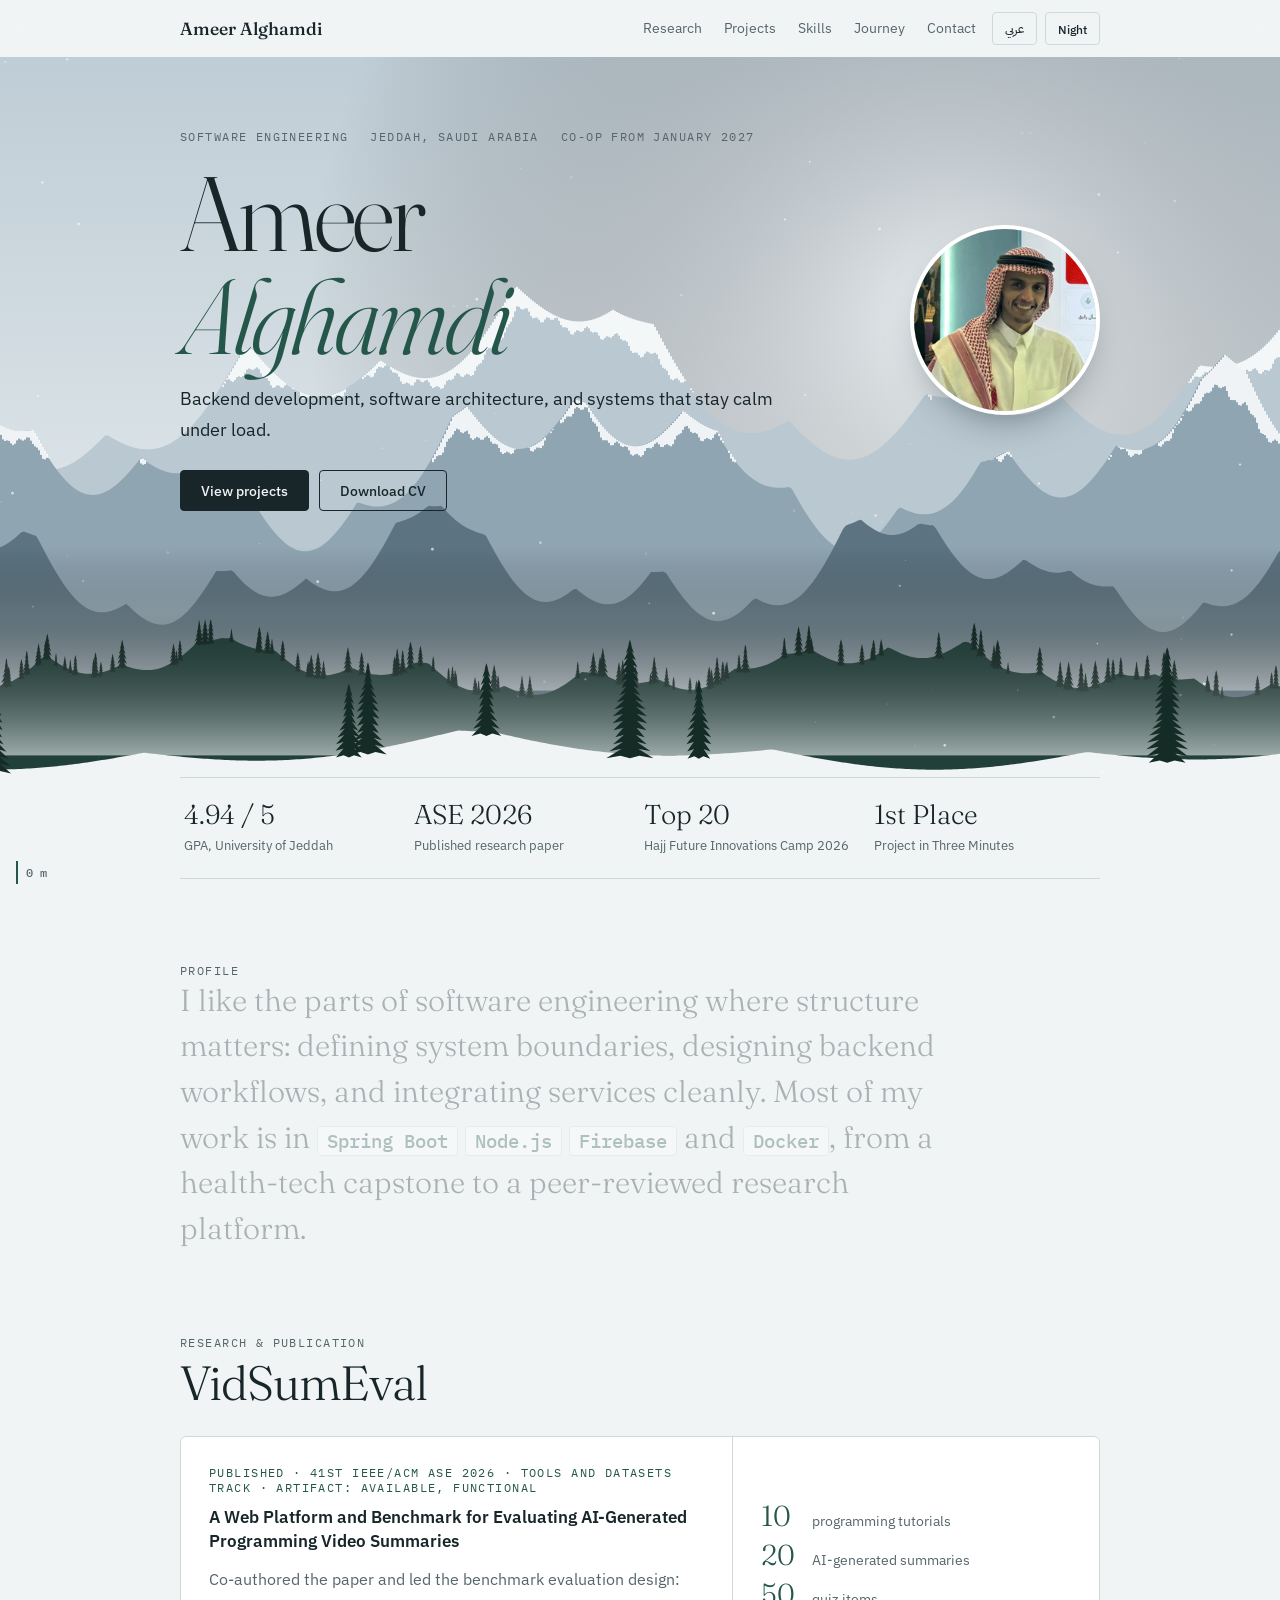
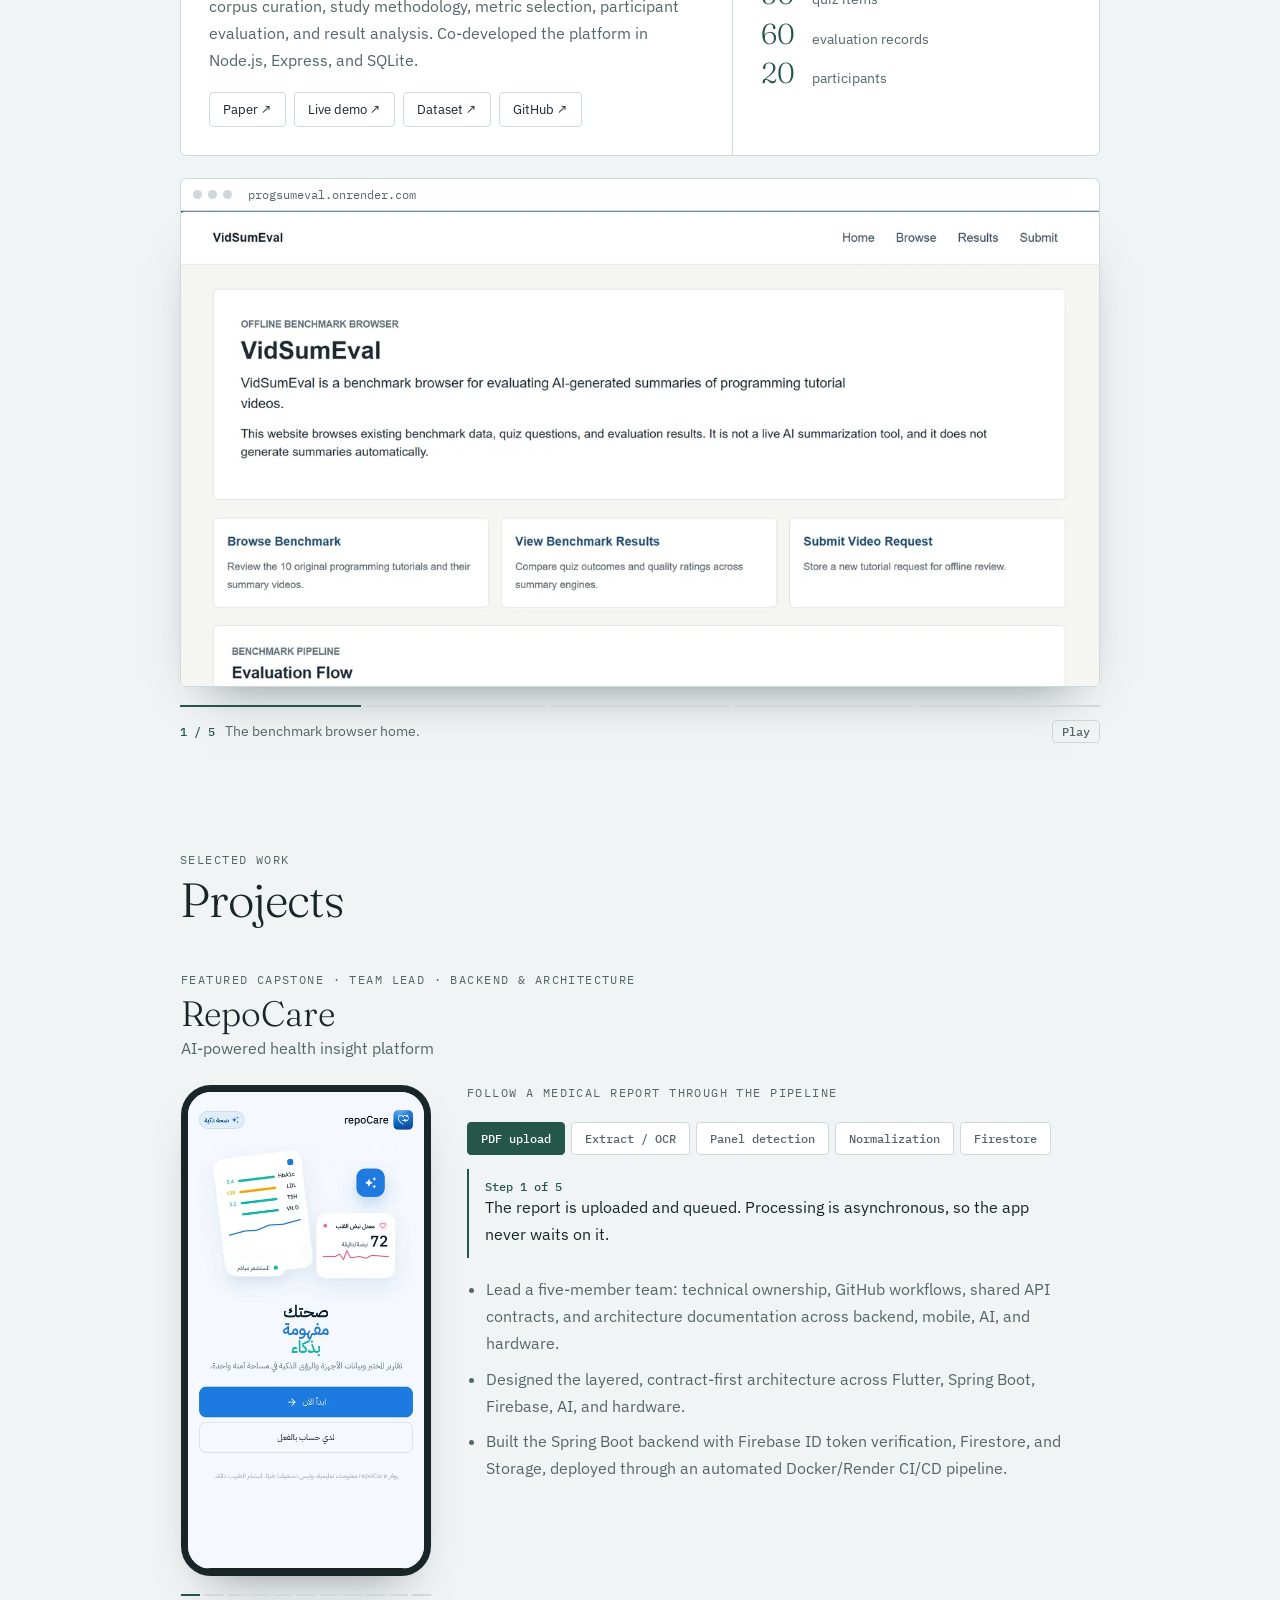
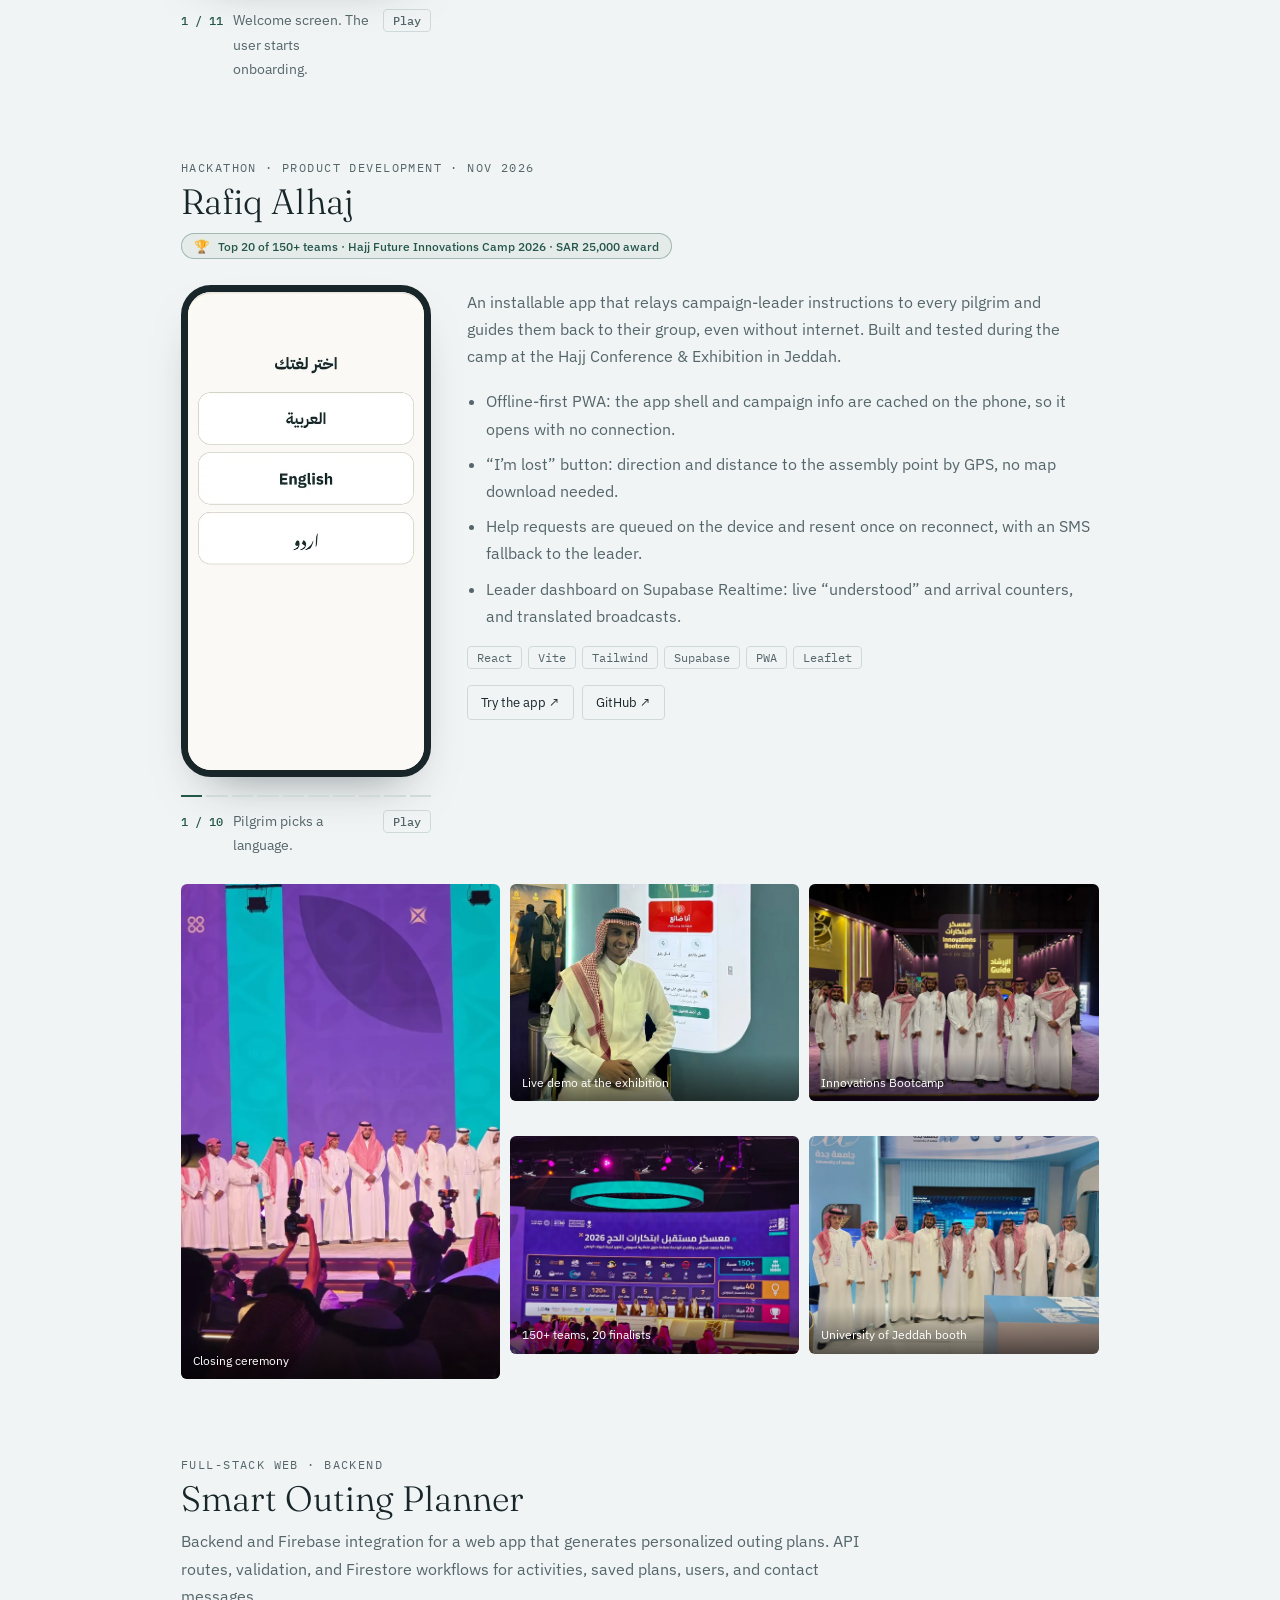
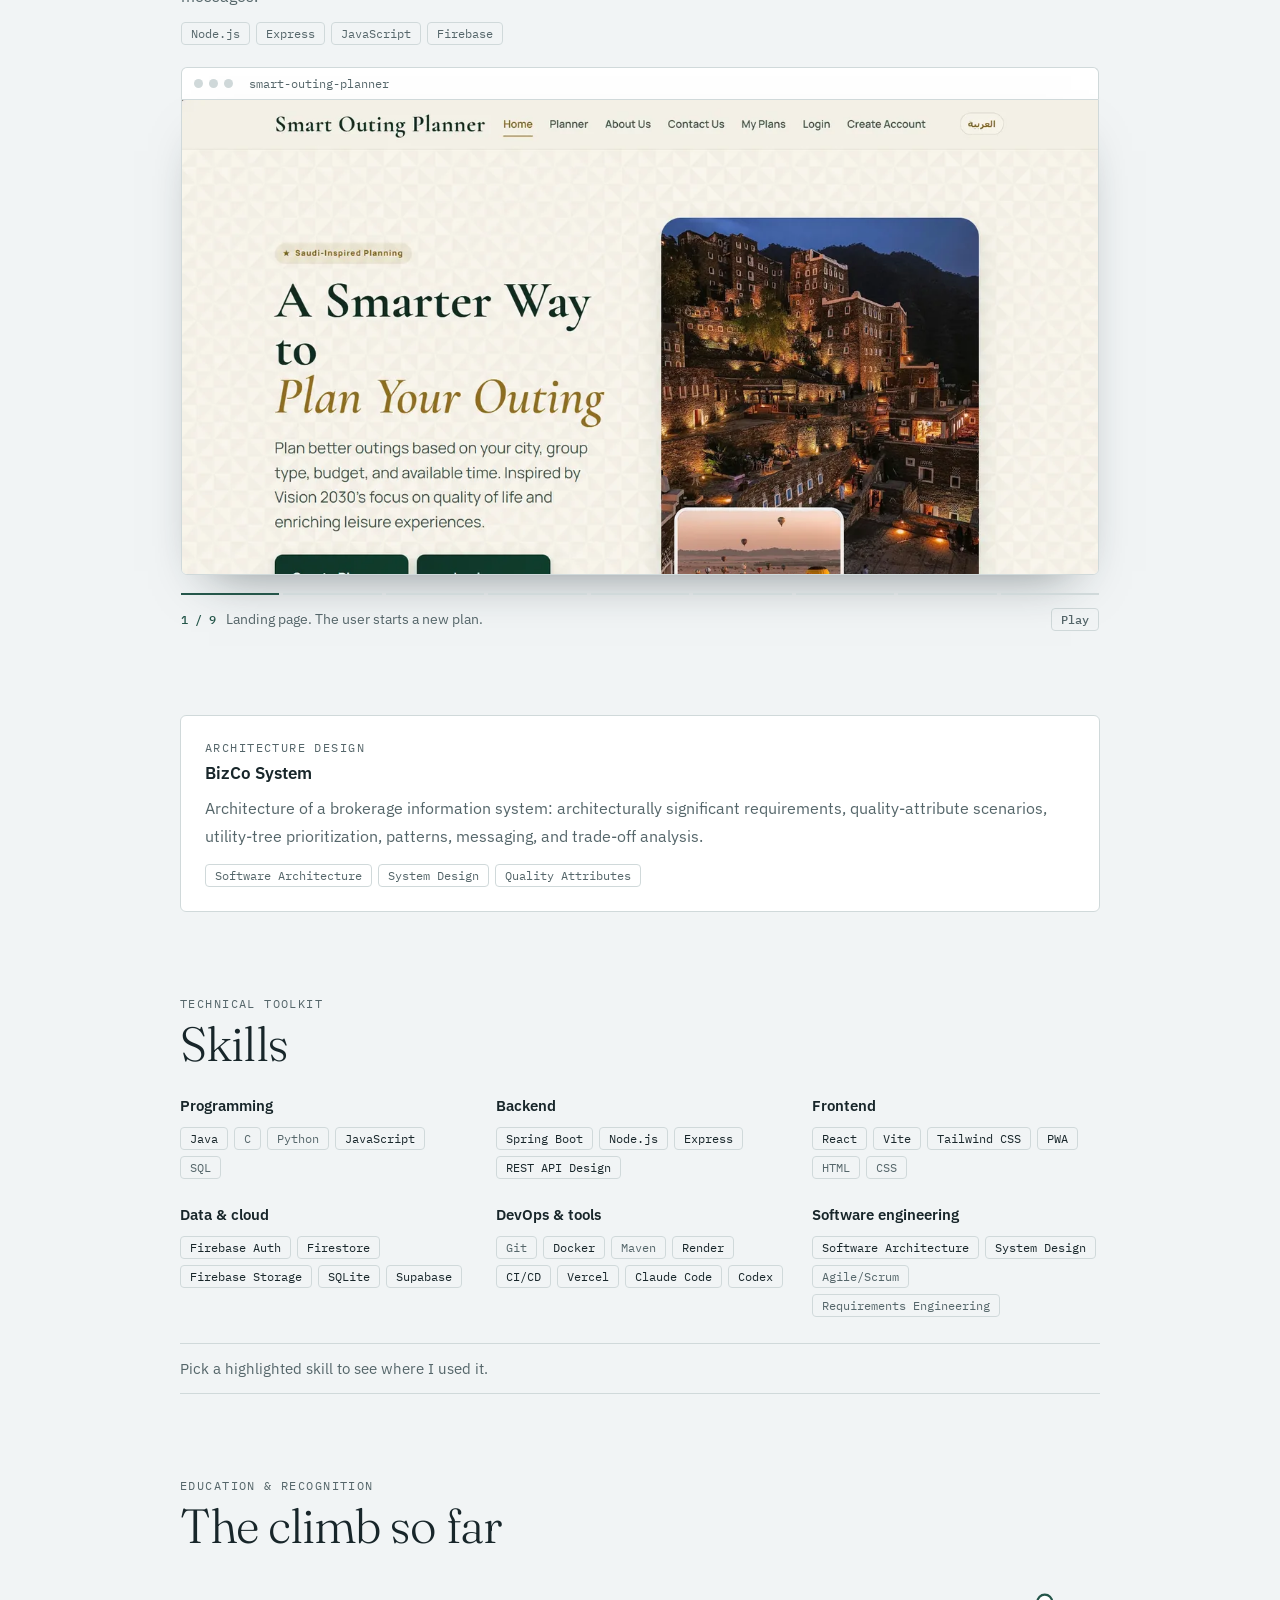
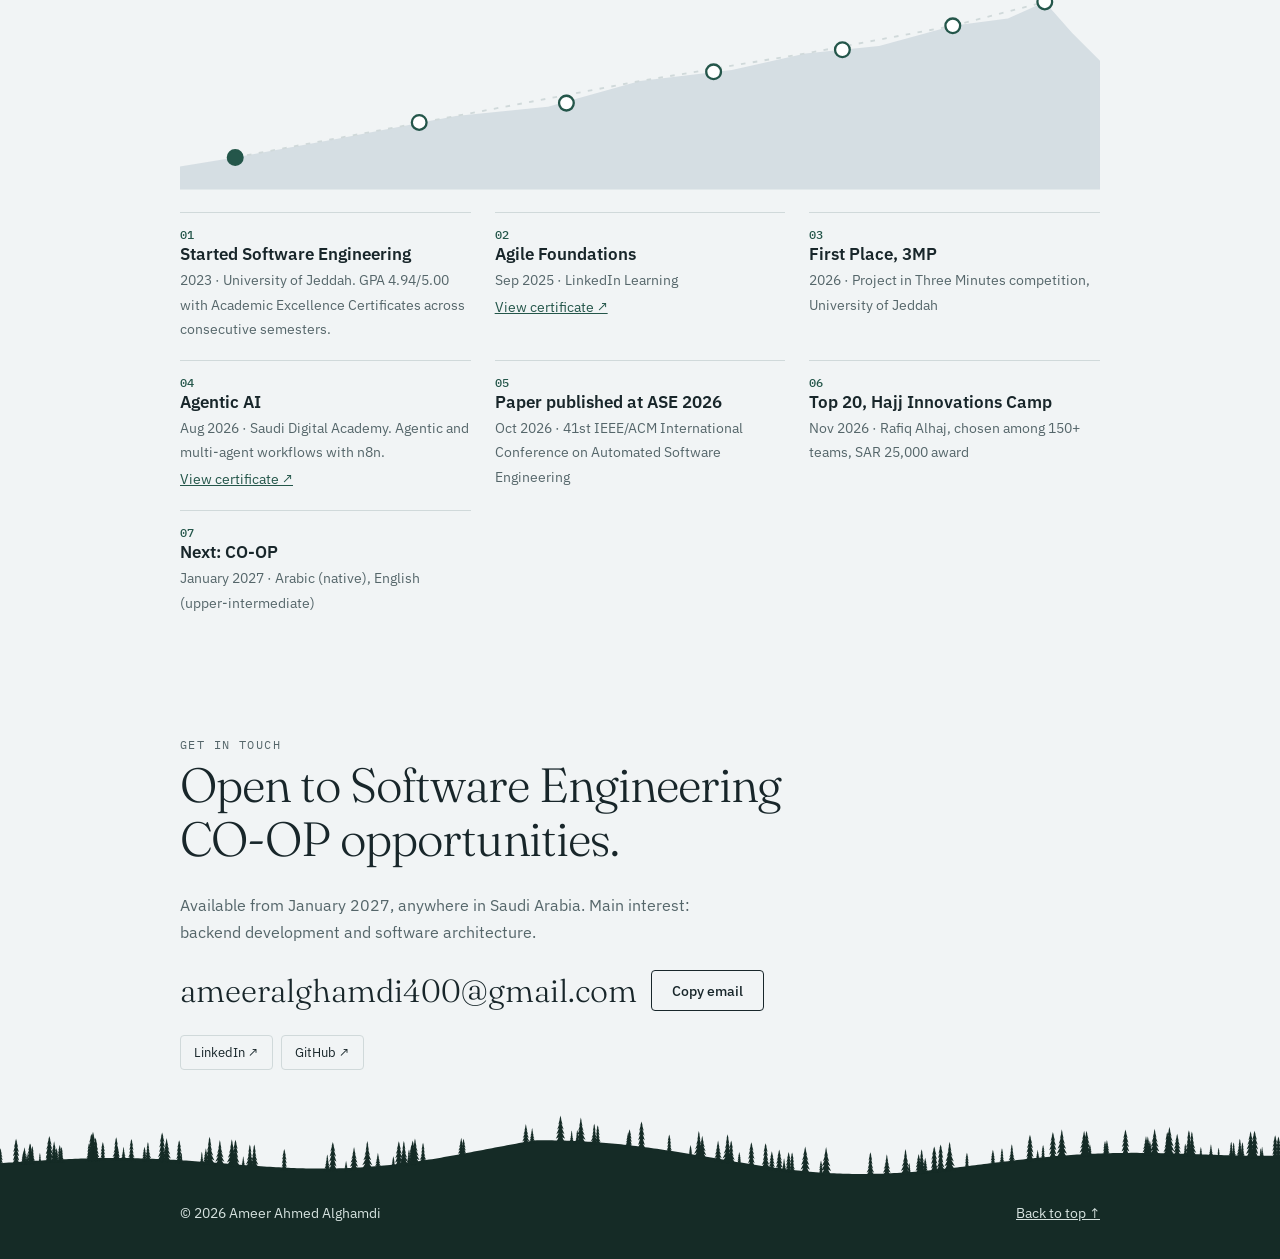
<file: index.html>
<!doctype html>
<html lang="en" dir="ltr">
<head>
<meta charset="utf-8">
<meta name="viewport" content="width=device-width,initial-scale=1,viewport-fit=cover">
<title>Ameer Alghamdi | Software Engineer</title>
<meta name="description" content="Portfolio of Ameer Ahmed Alghamdi, Software Engineering student at the University of Jeddah: backend development, software architecture, a published ASE 2026 paper, and a Top 20 winning project at the Hajj Future Innovations Camp 2026.">
<meta property="og:title" content="Ameer Alghamdi | Software Engineer">
<meta property="og:description" content="Backend development, software architecture, research, and selected projects.">
<meta property="og:image" content="assets/profile.webp">
<link rel="icon" type="image/svg+xml" href="assets/favicon.svg">

<link rel="stylesheet" href="https://fonts.googleapis.com/css2?family=Fraunces:opsz,wght@9..144,300;9..144,500&family=Noto+Naskh+Arabic:wght@500;700&family=IBM+Plex+Sans:wght@400;500;600&family=IBM+Plex+Sans+Arabic:wght@400;500;600&family=IBM+Plex+Mono:wght@400;500&display=swap">
<style>
/* Layout: a muted alpine scene (hazed ridgelines, spruce forest, fine snow) with editorial type set to the start edge; the snow slope runs into one 960px column where every block answers the pointer or the scroll. */
:root{
  color-scheme:light;
  --bg:#f1f4f5; --surface:#ffffff; --line:#d0d9da; --fg:#18262a; --muted:#55666a;
  --accent:#24564a; --accent-ink:#ffffff;
  --sky1:#bfcdd6; --sky2:#edf1f2; --m1:#b9c8d1; --m2:#8fa5b2; --m3:#5c7481; --pine:#21403a; --pine2:#152b26; --snow:#fbfcfd; --sun:#ffffff; --night:0;
  --display:"Fraunces","Noto Naskh Arabic",Georgia,serif;
  --body:"IBM Plex Sans","IBM Plex Sans Arabic",system-ui,sans-serif;
  --mono:"IBM Plex Mono",ui-monospace,Menlo,monospace;
}
@media (prefers-color-scheme:dark){:root:not([data-theme="light"]){color-scheme:dark;
  --bg:#0d1618; --surface:#131f22; --line:#25363a; --fg:#e4ecec; --muted:#8fa3a3;
  --accent:#9ccdb9; --accent-ink:#0d1618;
  --sky1:#060b14; --sky2:#182736; --m1:#27394a; --m2:#1e2f40; --m3:#162635; --pine:#0e201c; --pine2:#081411; --snow:#c4d1dd; --sun:#dfe7f0; --night:1;}}
:root[data-theme="dark"]{color-scheme:dark;
  --bg:#0d1618; --surface:#131f22; --line:#25363a; --fg:#e4ecec; --muted:#8fa3a3;
  --accent:#9ccdb9; --accent-ink:#0d1618;
  --sky1:#060b14; --sky2:#182736; --m1:#27394a; --m2:#1e2f40; --m3:#162635; --pine:#0e201c; --pine2:#081411; --snow:#c4d1dd; --sun:#dfe7f0; --night:1;}
*{box-sizing:border-box}
body{background:var(--bg);color:var(--fg);font:400 1rem/1.7 var(--body);margin:0;overflow-x:hidden}
[dir="rtl"] body{--display:"Noto Naskh Arabic","Fraunces",serif}
a{color:inherit}
:focus-visible{outline:2px solid var(--accent);outline-offset:3px}
.wrap{max-width:960px;margin-inline:auto;padding-inline:20px}
.mono{font:400 .74rem var(--mono);letter-spacing:.12em;text-transform:uppercase;color:var(--muted)}
[dir="rtl"] .mono{letter-spacing:0;font-family:var(--body);font-size:.85rem}
.note{background:var(--accent);color:var(--accent-ink);font-size:.85rem;text-align:center;padding:6px 16px}
.glow{position:fixed;left:0;top:0;width:520px;height:520px;margin:-260px 0 0 -260px;border-radius:50%;pointer-events:none;z-index:1;background:radial-gradient(circle,color-mix(in srgb,var(--accent) 13%,transparent),transparent 65%);opacity:0;transition:opacity .4s}
@media (pointer:coarse){.glow{display:none}}

header{position:sticky;top:env(safe-area-inset-top,0px);z-index:20;background:color-mix(in srgb,var(--bg) 78%,transparent);backdrop-filter:blur(12px)}
.bar{display:flex;align-items:center;gap:16px;padding-block:12px;flex-wrap:wrap}
.brand{font:500 1.1rem var(--display);text-decoration:none}
nav{display:flex;gap:22px;margin-inline-start:auto;flex-wrap:wrap}
nav a{text-decoration:none;color:var(--muted);font-size:.88rem;position:relative}
nav a::after{content:"";position:absolute;inset-inline:0;bottom:-4px;height:1px;background:var(--accent);transform:scaleX(0);transition:transform .3s}
nav a:hover{color:var(--fg)}nav a:hover::after{transform:scaleX(1)}
.tools{display:flex;gap:8px}
.tbtn{font:500 .78rem var(--body);color:var(--fg);background:transparent;border:1px solid var(--line);border-radius:4px;padding:6px 12px;cursor:pointer}
.tbtn:hover{border-color:var(--accent);color:var(--accent)}
@media (max-width:640px){nav{display:none}.tools{margin-inline-start:auto}}

.scene{position:relative;height:clamp(500px,80vh,720px);overflow:hidden}
.scene canvas{position:absolute;inset:0;width:100%;height:100%;display:block}
.intro{position:relative;z-index:2;padding-block-start:clamp(30px,8vh,76px)}
.meta{display:flex;gap:8px 22px;flex-wrap:wrap}
h1{font:300 clamp(3rem,10vw,6.6rem)/.98 var(--display);margin:18px 0 14px;letter-spacing:-.03em}
h1 em{font-style:italic;color:var(--accent)}
[dir="rtl"] h1{font-weight:700;letter-spacing:0;line-height:1.3;font-size:clamp(2.6rem,8vw,5rem)}
[dir="rtl"] h1 em{font-style:normal}
.sub{font-size:clamp(1rem,2vw,1.15rem);color:var(--fg);margin:0;max-width:34em}
.cta{display:flex;gap:10px;flex-wrap:wrap;margin-block-start:24px}
.btn{display:inline-flex;align-items:center;gap:8px;text-decoration:none;font:500 .9rem var(--body);padding:10px 20px;border-radius:4px;border:1px solid var(--fg);background:transparent;color:var(--fg);cursor:pointer;transition:background .25s,color .25s}
.btn:hover{background:var(--fg);color:var(--bg)}
.btn.pri{background:var(--fg);color:var(--bg)}
.btn.pri:hover{background:var(--accent);border-color:var(--accent);color:var(--accent-ink)}

.intro-grid{display:grid;grid-template-columns:1fr auto;gap:28px;align-items:center}
.portrait{width:clamp(130px,17vw,190px);height:auto;aspect-ratio:1;border-radius:50%;object-fit:cover;border:4px solid var(--surface);box-shadow:0 18px 40px -20px color-mix(in srgb,var(--fg) 60%,transparent)}
@media (max-width:640px){.intro-grid{grid-template-columns:1fr}.portrait{order:-1;width:110px}.scene{height:auto;min-height:660px;padding-bottom:170px}}
.award{display:inline-flex;align-items:center;gap:8px;font:500 .78rem var(--body);background:color-mix(in srgb,var(--accent) 12%,var(--surface));color:var(--accent);border:1px solid color-mix(in srgb,var(--accent) 35%,transparent);border-radius:999px;padding:4px 12px;margin-block:10px 4px}
.gallery{display:grid;grid-template-columns:1.1fr 1fr 1fr;grid-template-rows:auto auto;gap:10px;margin-block-start:26px}
.gallery figure{margin:0;position:relative;overflow:hidden;border-radius:6px;background:var(--surface);min-width:0}
.gallery img{display:block;width:100%;height:100%;object-fit:cover;transition:transform .6s cubic-bezier(.2,.7,.2,1)}
.gallery figure:hover img{transform:scale(1.04)}
.gallery figcaption{position:absolute;inset-inline:0;bottom:0;padding:18px 12px 8px;font-size:.78rem;color:#fff;background:linear-gradient(transparent,rgba(0,0,0,.6))}
.gallery .tall{grid-row:span 2;aspect-ratio:9/14}
.gallery .wide{aspect-ratio:4/3}
@media (max-width:640px){.gallery{grid-template-columns:1fr 1fr}.gallery .tall{grid-row:auto;aspect-ratio:3/4}}
.facts{display:grid;grid-template-columns:repeat(4,1fr);border-block:1px solid var(--line)}
.facts div{padding:20px 4px;min-width:0}
.facts strong{display:block;font:300 1.7rem/1.2 var(--display);font-variant-numeric:tabular-nums}
.facts span{font-size:.82rem;color:var(--muted)}
@media (max-width:640px){.facts{grid-template-columns:1fr 1fr}}

section{padding-block:84px 0;position:relative;z-index:2}
h2{font:300 clamp(2rem,4.8vw,3rem)/1.12 var(--display);margin:6px 0 26px;letter-spacing:-.02em;text-wrap:balance}
[dir="rtl"] h2{font-weight:700;letter-spacing:0;line-height:1.5}
h3{font:600 1.08rem/1.4 var(--body);margin:0}
.about{font:300 clamp(1.3rem,2.9vw,1.9rem)/1.5 var(--display);max-width:26em;margin:0}
[dir="rtl"] .about{font-weight:500;line-height:1.9}
.about .w{opacity:.32;transition:opacity .3s}
.about .w.on{opacity:1}
.chip{font:500 .62em var(--mono);border:1px solid var(--line);border-radius:4px;padding:2px 9px;background:var(--surface);color:var(--accent);white-space:nowrap}

/* cards answer the pointer */
.spot{--mx:50%;--my:50%;position:relative;border:1px solid var(--line);border-radius:6px;background:var(--surface);transition:transform .25s,border-color .25s}
.spot::before{content:"";position:absolute;inset:0;border-radius:inherit;pointer-events:none;opacity:0;transition:opacity .3s;background:radial-gradient(260px circle at var(--mx) var(--my),color-mix(in srgb,var(--accent) 16%,transparent),transparent 70%)}
.spot:hover{border-color:var(--accent)}.spot:hover::before{opacity:1}

.research{display:grid;grid-template-columns:1.5fr 1fr;overflow:hidden}
.research>div{padding:28px;min-width:0;position:relative}
.research p{color:var(--muted);margin:12px 0 18px}
.stats{border-inline-start:1px solid var(--line);display:grid;gap:8px;align-content:center}
.stats div{display:flex;align-items:baseline;gap:12px}
.stats strong{font:300 1.8rem/1 var(--display);min-width:2.2ch;color:var(--accent);font-variant-numeric:tabular-nums}
.stats span{color:var(--muted);font-size:.9rem}
.links{display:flex;gap:8px;flex-wrap:wrap}
.links a{font-size:.84rem;border:1px solid var(--line);border-radius:4px;padding:5px 13px;text-decoration:none;transition:border-color .2s,color .2s}
.links a:hover{border-color:var(--accent);color:var(--accent)}
@media (max-width:760px){.research{grid-template-columns:1fr}.stats{border-inline-start:0;border-block-start:1px solid var(--line)}}

/* pipeline you can step through */
.pipe{display:flex;flex-wrap:wrap;gap:6px;margin-block:22px 0;direction:ltr}
.pipe button{font:500 .76rem var(--mono);border:1px solid var(--line);border-radius:4px;padding:8px 13px;background:var(--surface);color:var(--muted);cursor:pointer;transition:all .25s}
.pipe button[aria-selected="true"]{background:var(--accent);border-color:var(--accent);color:var(--accent-ink)}
.pipe button.done{border-color:var(--accent);color:var(--accent)}
.stepinfo{border-inline-start:2px solid var(--accent);padding:10px 16px;margin-block:14px 6px;min-height:4.2em;max-width:60ch}
.stepinfo b{font:500 .74rem var(--mono);color:var(--accent);display:block}
.feat ul{margin:18px 0 0;padding-inline-start:1.2em;color:var(--muted);display:grid;gap:8px;max-width:68ch}
.grid2{display:grid;grid-template-columns:1fr;gap:18px;margin-block-start:40px}
.card{padding:24px;min-width:0}
.card>*{position:relative}
.card p{color:var(--muted);margin:10px 0 14px}
.tags{display:flex;flex-wrap:wrap;gap:6px}
.tags span{font:400 .74rem var(--mono);color:var(--muted);border:1px solid var(--line);border-radius:4px;padding:3px 9px;transition:all .2s}
@media (max-width:720px){.grid2{grid-template-columns:1fr}}

/* live walkthroughs */
.duo{display:grid;grid-template-columns:auto 1fr;gap:36px;align-items:start;margin-block-start:22px}
.duo>*{min-width:0}
.feat{padding:18px;margin-inline:-18px;border-radius:6px;border:1px solid transparent}
.feat+.feat{margin-block-start:40px}
.demo{position:relative}
.demo .frame{position:relative;overflow:hidden;background:var(--surface);border:1px solid var(--line);box-shadow:0 24px 50px -28px color-mix(in srgb,var(--fg) 55%,transparent)}
.demo.phone{width:250px;max-width:100%}
.demo.phone .frame{aspect-ratio:480/944;border-radius:30px;border:7px solid var(--fg)}
.demo.web .frame{aspect-ratio:1280/664;border-radius:0 0 6px 6px}
.demo .chrome{display:flex;align-items:center;gap:6px;padding:8px 12px;border:1px solid var(--line);border-block-end:0;border-radius:6px 6px 0 0;background:var(--surface);direction:ltr}
.demo .chrome i{width:9px;height:9px;border-radius:50%;background:var(--line)}
.demo .chrome span{margin-inline-start:10px;font:400 .72rem var(--mono);color:var(--muted);overflow:hidden;text-overflow:ellipsis;white-space:nowrap}
.demo img{position:absolute;inset:0;width:100%;height:100%;object-fit:cover;object-position:top;opacity:0;transform:scale(1.03);transition:opacity .6s,transform .9s cubic-bezier(.2,.7,.2,1)}
.demo img.on{opacity:1;transform:none}
.demo .tap{position:absolute;width:34px;height:34px;margin:-17px 0 0 -17px;border-radius:50%;background:color-mix(in srgb,var(--accent) 35%,transparent);border:2px solid #fff;box-shadow:0 0 0 1px var(--accent);opacity:0;pointer-events:none}
.demo .tap.go{animation:tap 1s ease-out both}
@keyframes tap{0%{opacity:0;transform:scale(1.8)}35%{opacity:1;transform:scale(1)}60%{transform:scale(.8)}100%{opacity:0;transform:scale(1.5)}}
.demo .segs{display:flex;gap:4px;margin-block-start:12px;direction:ltr}
[dir="rtl"] .demo .segs{flex-direction:row-reverse}
.demo .segs button{flex:1;height:14px;padding:0;border:0;background:transparent;cursor:pointer;position:relative}
.demo .segs button::before,.demo .segs button::after{content:"";position:absolute;inset-inline:0;top:6px;height:2px;background:var(--line)}
.demo .segs button::after{background:var(--accent);transform:scaleX(0);transform-origin:left}
[dir="rtl"] .demo .segs button::after{transform-origin:right}
.demo .segs button.past::after{transform:scaleX(1)}
.demo .segs button.now::after{animation:fill var(--dur,3.2s) linear both}
.demo.paused .segs button.now::after{animation-play-state:paused}
@keyframes fill{to{transform:scaleX(1)}}
.demo .cap{display:flex;gap:10px;align-items:baseline;margin-block-start:6px;min-height:3.4em;font-size:.9rem;color:var(--muted)}
.demo .cap b{font:500 .72rem var(--mono);color:var(--accent);white-space:nowrap}
.demo .pp{font:500 .72rem var(--mono);background:transparent;border:1px solid var(--line);border-radius:4px;color:var(--muted);padding:3px 9px;cursor:pointer;margin-inline-start:auto}
.demo .pp:hover{border-color:var(--accent);color:var(--accent)}
.demo.web{margin-block-start:22px}
@media (max-width:720px){.duo{grid-template-columns:1fr}.demo.phone{margin-inline:auto}}
@media (prefers-reduced-motion:reduce){.demo .segs button.now::after{animation:none;transform:scaleX(1)}.demo .tap{display:none}}

.skills{display:grid;grid-template-columns:repeat(3,1fr);gap:26px 28px}
.skills h3{font-size:.92rem;margin-block-end:10px}
.skills .tags span{cursor:default}
.skills .tags span[data-u]{cursor:pointer;color:var(--fg)}
.skills .tags span.hot{background:var(--accent);border-color:var(--accent);color:var(--accent-ink)}
.used{margin-block-start:26px;padding-block:12px;border-block:1px solid var(--line);font-size:.92rem;color:var(--muted);min-height:3.2em}
.used b{color:var(--accent);font-weight:600}
.proj-hot{border-color:var(--accent)!important;box-shadow:0 0 0 1px var(--accent)}
@media (max-width:720px){.skills{grid-template-columns:1fr 1fr}}
@media (max-width:440px){.skills{grid-template-columns:1fr}}

.profile{display:block;width:100%;height:auto;overflow:visible}
[dir="rtl"] .profile{transform:scaleX(-1)}
.profile .hill{fill:var(--m1);opacity:.5}
.profile .base{fill:none;stroke:var(--line);stroke-width:2;stroke-dasharray:5 8}
.profile .trail{fill:none;stroke:var(--accent);stroke-width:2.5;stroke-linecap:round;stroke-dasharray:1;stroke-dashoffset:0}
.profile circle{fill:var(--surface);stroke:var(--accent);stroke-width:2.5;transition:r .25s,fill .25s}
.profile circle.hot{r:13;fill:var(--accent)}
.way a{font-size:.85rem;color:var(--accent)}
.way{list-style:none;margin:22px 0 0;padding:0;display:grid;grid-template-columns:repeat(3,1fr);gap:0 24px;counter-reset:w}
.way li{counter-increment:w;min-width:0;border-block-start:1px solid var(--line);padding-block:14px 18px;transition:border-color .25s}
.way li:hover{border-color:var(--accent)}
.way li::before{content:"0" counter(w);font:500 .74rem var(--mono);color:var(--accent);display:block}
.way p{margin:2px 0 0;color:var(--muted);font-size:.9rem}
@media (max-width:720px){.way{grid-template-columns:1fr 1fr}}
@media (max-width:440px){.way{grid-template-columns:1fr}}

.contact{margin-block-start:96px;padding-block:8px 44px;position:relative;z-index:2}
.contact p{color:var(--muted);max-width:56ch;margin:0}
.mail{display:flex;flex-wrap:wrap;gap:14px;align-items:center;margin-block:24px}
.mail code{font:300 clamp(1.1rem,4vw,2rem) var(--display);user-select:all;overflow-wrap:anywhere}
.ridgefoot{display:block;width:100%;height:70px}
footer{background:var(--pine2);color:#d6e2df;font-size:.85rem}
footer .wrap{display:flex;justify-content:space-between;gap:12px;flex-wrap:wrap;padding-block:18px 34px}

.alt{position:fixed;inset-block-end:calc(16px + env(safe-area-inset-bottom,0px));inset-inline-start:16px;z-index:15;font:500 .72rem var(--mono);color:var(--muted);font-variant-numeric:tabular-nums;direction:ltr;background:color-mix(in srgb,var(--bg) 85%,transparent);padding:4px 8px;border-inline-start:2px solid var(--accent)}
.rise{transition:transform .8s cubic-bezier(.2,.7,.2,1)}
.rise.wait{transform:translateY(18px)}
@media (prefers-reduced-motion:reduce){*{transition:none!important}.about .w{opacity:1}.rise.wait{transform:none}}
</style>

</head>
<body>
<div class="glow" id="glow"></div>
<header>
  <div class="wrap bar">
    <a class="brand" href="#home" data-k="brand">Ameer Alghamdi</a>
    <nav aria-label="Primary">
      <a href="#research" data-k="n1">Research</a>
      <a href="#projects" data-k="n2">Projects</a>
      <a href="#skills" data-k="n3">Skills</a>
      <a href="#climb" data-k="n4">Journey</a>
      <a href="#contact" data-k="n5">Contact</a>
    </nav>
    <div class="tools">
      <button class="tbtn" id="langBtn" type="button">عربي</button>
      <button class="tbtn" id="themeBtn" type="button">Night</button>
    </div>
  </div>
</header>

<div class="scene" id="home">
  <canvas id="scene" aria-hidden="true"></canvas>
  <div class="wrap intro">
   <div class="intro-grid">
   <div>
    <div class="meta mono"><span data-k="m1">Software Engineering</span><span data-k="m2">Jeddah, Saudi Arabia</span><span data-k="avail">CO-OP from January 2027</span></div>
    <h1 data-k="name">Ameer<br><em>Alghamdi</em></h1>
    <p class="sub" data-k="lead">Backend development, software architecture, and systems that stay calm under load.</p>
    <div class="cta">
      <a class="btn pri" href="#projects" data-k="cta1">View projects</a>
      <a class="btn" href="files/Ameer_Ahmed_Alghamdi_CV.pdf" download data-k="cta2">Download CV</a>
    </div>
   </div>
   <img class="portrait" src="assets/profile.webp" alt="Ameer Alghamdi" width="190" height="190">
   </div>
  </div>
</div>

<main class="wrap">
  <div class="facts">
    <div><strong>4.94 / 5</strong><span data-k="f1">GPA, University of Jeddah</span></div>
    <div><strong>ASE 2026</strong><span data-k="f2">Published research paper</span></div>
    <div><strong>Top 20</strong><span data-k="f3">Hajj Future Innovations Camp 2026</span></div>
    <div><strong data-k="f4a">1st Place</strong><span data-k="f4">Project in Three Minutes</span></div>
  </div>

  <section id="about">
    <div class="mono" data-k="e0">Profile</div>
    <p class="about" id="aboutText" data-k="about">I like the parts of software engineering where structure matters: defining system boundaries, designing backend workflows, and integrating services cleanly. Most of my work is in <span class="chip">Spring Boot</span> <span class="chip">Node.js</span> <span class="chip">Firebase</span> and <span class="chip">Docker</span>, from a health-tech capstone to a peer-reviewed research platform.</p>
  </section>

  <section id="research">
    <div class="mono" data-k="e1">Research &amp; publication</div>
    <h2 class="rise">VidSumEval</h2>
    <div class="research spot" data-p="VidSumEval">
      <div>
        <div class="mono" style="color:var(--accent)" data-k="r0">Published · 41st IEEE/ACM ASE 2026 · Tools and Datasets Track · Artifact: Available, Functional</div>
        <h3 style="margin-top:10px" data-k="r1">A Web Platform and Benchmark for Evaluating AI-Generated Programming Video Summaries</h3>
        <p data-k="r2">Co-authored the paper and led the benchmark evaluation design: corpus curation, study methodology, metric selection, participant evaluation, and result analysis. Co-developed the platform in Node.js, Express, and SQLite.</p>
        <div class="links">
          <a href="https://doi.org/10.1145/3832783.3834594" target="_blank" rel="noreferrer" data-k="l1">Paper ↗</a>
          <a href="https://progsumeval.onrender.com" target="_blank" rel="noreferrer" data-k="l2">Live demo ↗</a>
          <a href="https://doi.org/10.5281/zenodo.21763079" target="_blank" rel="noreferrer" data-k="l3">Dataset ↗</a>
          <a href="https://github.com/Ivve33/VidSumEval" target="_blank" rel="noreferrer">GitHub ↗</a>
        </div>
      </div>
      <div class="stats" id="stats">
        <div><strong data-n="10">10</strong><span data-k="s1">programming tutorials</span></div>
        <div><strong data-n="20">20</strong><span data-k="s2">AI-generated summaries</span></div>
        <div><strong data-n="50">50</strong><span data-k="s3">quiz items</span></div>
        <div><strong data-n="60">60</strong><span data-k="s4">evaluation records</span></div>
        <div><strong data-n="20">20</strong><span data-k="s5">participants</span></div>
      </div>
    </div>
    <div class="demo web" data-demo="v"></div>
  </section>

  <section id="projects">
    <div class="mono" data-k="e2">Selected work</div>
    <h2 class="rise" data-k="h2">Projects</h2>
    <div class="feat" data-p="RepoCare" id="repocare">
      <div class="mono" data-k="p0">Featured capstone · Team Lead · Backend &amp; Architecture</div>
      <h3 style="font:300 2.2rem/1.2 var(--display);margin-top:6px">RepoCare</h3>
      <div style="color:var(--muted)" data-k="p1">AI-powered health insight platform</div>
      <div class="duo">
      <div class="demo phone" data-demo="r"></div>
      <div>
      <div class="mono" data-k="p6">Follow a medical report through the pipeline</div>
      <div class="pipe" id="pipe" role="tablist" aria-label="Medical report pipeline">
        <button type="button" role="tab">PDF upload</button><button type="button" role="tab">Extract / OCR</button><button type="button" role="tab">Panel detection</button><button type="button" role="tab">Normalization</button><button type="button" role="tab">Firestore</button>
      </div>
      <div class="stepinfo" id="stepinfo" role="tabpanel"></div>
      <ul>
        <li data-k="p2">Lead a five-member team: technical ownership, GitHub workflows, shared API contracts, and architecture documentation across backend, mobile, AI, and hardware.</li>
        <li data-k="p3">Designed the layered, contract-first architecture across Flutter, Spring Boot, Firebase, AI, and hardware.</li>
        <li data-k="p4">Built the Spring Boot backend with Firebase ID token verification, Firestore, and Storage, deployed through an automated Docker/Render CI/CD pipeline.</li>
      </ul>
      </div>
      </div>
    </div>
    <div class="feat" data-p="Rafiq Alhaj" id="rafiq">
      <div class="mono" data-k="q0">Hackathon · Product development · Nov 2026</div>
      <h3 style="font:300 2.2rem/1.2 var(--display);margin-top:6px" data-k="q1">Rafiq Alhaj</h3>
      <div class="award">🏆 <span data-k="q2">Top 20 of 150+ teams · Hajj Future Innovations Camp 2026 · SAR 25,000 award</span></div>
      <div class="duo">
      <div class="demo phone" data-demo="h"></div>
      <div>
      <p style="color:var(--muted);max-width:60ch;margin:4px 0 12px" data-k="q3">An installable app that relays campaign-leader instructions to every pilgrim and guides them back to their group, even without internet. Built and tested during the camp at the Hajj Conference &amp; Exhibition in Jeddah.</p>
      <ul>
        <li data-k="q4">Offline-first PWA: the app shell and campaign info are cached on the phone, so it opens with no connection.</li>
        <li data-k="q5">“I’m lost” button: direction and distance to the assembly point by GPS, no map download needed.</li>
        <li data-k="q6">Help requests are queued on the device and resent once on reconnect, with an SMS fallback to the leader.</li>
        <li data-k="q7">Leader dashboard on Supabase Realtime: live “understood” and arrival counters, and translated broadcasts.</li>
      </ul>
      <div class="tags" style="margin-top:16px"><span>React</span><span>Vite</span><span>Tailwind</span><span>Supabase</span><span>PWA</span><span>Leaflet</span></div>
      <div class="links" style="margin-top:16px">
        <a href="https://rafiq-alhaj-nine.vercel.app" target="_blank" rel="noreferrer" data-k="q8">Try the app ↗</a>
        <a href="https://github.com/ameer389/rafiq-alhaj" target="_blank" rel="noreferrer">GitHub ↗</a>
      </div>
      </div>
      </div>
      <div class="gallery">
        <figure class="tall"><img src="assets/rafiq/stage.webp" alt="Winning teams on stage at the closing ceremony" loading="lazy" style="object-position:50% 85%"><figcaption data-k="g1">Closing ceremony</figcaption></figure>
        <figure class="wide"><img src="assets/rafiq/me-app.webp" alt="Ameer next to Rafiq Alhaj running on the exhibition screen" loading="lazy" style="object-position:50% 75%"><figcaption data-k="g2">Live demo at the exhibition</figcaption></figure>
        <figure class="wide"><img src="assets/rafiq/bootcamp.webp" alt="Team at the Innovations Bootcamp stand" loading="lazy"><figcaption data-k="g3">Innovations Bootcamp</figcaption></figure>
        <figure class="wide"><img src="assets/rafiq/stats.webp" alt="Camp results screen: 150+ registrants, 40 projects, 20 teams" loading="lazy"><figcaption data-k="g4">150+ teams, 20 finalists</figcaption></figure>
        <figure class="wide"><img src="assets/rafiq/booth.webp" alt="Team at the University of Jeddah booth" loading="lazy"><figcaption data-k="g5">University of Jeddah booth</figcaption></figure>
      </div>
    </div>
    <div class="feat" data-p="Smart Outing Planner">
      <div class="mono" data-k="c1a">Full-stack web · Backend</div>
      <h3 style="font:300 2.2rem/1.2 var(--display);margin-top:6px">Smart Outing Planner</h3>
      <p style="color:var(--muted);max-width:68ch;margin:8px 0 12px" data-k="c1">Backend and Firebase integration for a web app that generates personalized outing plans. API routes, validation, and Firestore workflows for activities, saved plans, users, and contact messages.</p>
      <div class="tags"><span>Node.js</span><span>Express</span><span>JavaScript</span><span>Firebase</span></div>
      <div class="demo web" data-demo="s"></div>
    </div>
    <div class="grid2">
      <article class="card spot" data-p="BizCo System">
        <div class="mono" data-k="c2a">Architecture design</div>
        <h3 style="margin-top:6px">BizCo System</h3>
        <p data-k="c2">Architecture of a brokerage information system: architecturally significant requirements, quality-attribute scenarios, utility-tree prioritization, patterns, messaging, and trade-off analysis.</p>
        <div class="tags"><span>Software Architecture</span><span>System Design</span><span>Quality Attributes</span></div>
      </article>
    </div>
  </section>

  <section id="skills">
    <div class="mono" data-k="e3">Technical toolkit</div>
    <h2 class="rise" data-k="h3">Skills</h2>
    <div class="skills" id="skillGrid">
      <div><h3 data-k="k1">Programming</h3><div class="tags"><span data-u="RepoCare">Java</span><span>C</span><span>Python</span><span data-u="Smart Outing Planner|VidSumEval">JavaScript</span><span>SQL</span></div></div>
      <div><h3 data-k="k2">Backend</h3><div class="tags"><span data-u="RepoCare">Spring Boot</span><span data-u="Smart Outing Planner|VidSumEval">Node.js</span><span data-u="Smart Outing Planner|VidSumEval">Express</span><span data-u="RepoCare|Smart Outing Planner">REST API Design</span></div></div>
      <div><h3 data-k="k3">Frontend</h3><div class="tags"><span data-u="Rafiq Alhaj">React</span><span data-u="Rafiq Alhaj">Vite</span><span data-u="Rafiq Alhaj">Tailwind CSS</span><span data-u="Rafiq Alhaj">PWA</span><span>HTML</span><span>CSS</span></div></div>
      <div><h3 data-k="k4">Data &amp; cloud</h3><div class="tags"><span data-u="RepoCare">Firebase Auth</span><span data-u="RepoCare|Smart Outing Planner">Firestore</span><span data-u="RepoCare">Firebase Storage</span><span data-u="VidSumEval">SQLite</span><span data-u="Rafiq Alhaj">Supabase</span></div></div>
      <div><h3 data-k="k5">DevOps &amp; tools</h3><div class="tags"><span>Git</span><span data-u="RepoCare">Docker</span><span>Maven</span><span data-u="RepoCare">Render</span><span data-u="RepoCare">CI/CD</span><span data-u="Rafiq Alhaj">Vercel</span><span data-u="RepoCare|Rafiq Alhaj">Claude Code</span><span data-u="RepoCare">Codex</span></div></div>
      <div><h3 data-k="k6">Software engineering</h3><div class="tags"><span data-u="RepoCare|BizCo System">Software Architecture</span><span data-u="RepoCare|BizCo System">System Design</span><span>Agile/Scrum</span><span>Requirements Engineering</span></div></div>
    </div>
    <div class="used" id="used" aria-live="polite"></div>
  </section>

  <section id="climb">
    <div class="mono" data-k="e4">Education &amp; recognition</div>
    <h2 class="rise" data-k="h4">The climb so far</h2>
    <svg class="profile" id="profile" viewBox="0 0 1000 230" role="img" aria-label="Milestones drawn as a mountain trail">
      <path class="hill" d="M0 230 L0 205 L60 195 L170 175 L300 150 L400 140 L500 112 L600 100 L680 82 L760 74 L840 52 L900 44 L940 26 L970 60 L1000 90 L1000 230 Z"/>
      <path class="base" d="M60 195 L300 150 L500 112 L680 82 L840 52 L940 26"/>
      <path class="trail" id="trail" pathLength="1" d="M60 195 L300 150 L500 112 L680 82 L840 52 L940 26"/>
      <circle cx="60" cy="195" r="8"/><circle cx="260" cy="157" r="8"/><circle cx="420" cy="136" r="8"/><circle cx="580" cy="102" r="8"/><circle cx="720" cy="78" r="8"/><circle cx="840" cy="52" r="8"/><circle cx="940" cy="26" r="8"/>
    </svg>
    <ol class="way" id="way">
      <li><h3 data-k="w1">Started Software Engineering</h3><p data-k="w1b">2023 · University of Jeddah. GPA 4.94/5.00 with Academic Excellence Certificates across consecutive semesters.</p></li>
      <li><h3>Agile Foundations</h3><p data-k="w2b">Sep 2025 · LinkedIn Learning</p><a href="files/Agile_Foundations_Certificate.pdf" target="_blank" rel="noreferrer" data-k="cert">View certificate ↗</a></li>
      <li><h3 data-k="w3">First Place, 3MP</h3><p data-k="w3b">2026 · Project in Three Minutes competition, University of Jeddah</p></li>
      <li><h3>Agentic AI</h3><p data-k="w4b">Aug 2026 · Saudi Digital Academy. Agentic and multi-agent workflows with n8n.</p><a href="files/Agentic_AI_Certificate.pdf" target="_blank" rel="noreferrer" data-k="cert2">View certificate ↗</a></li>
      <li><h3 data-k="w5">Paper published at ASE 2026</h3><p data-k="w5b">Oct 2026 · 41st IEEE/ACM International Conference on Automated Software Engineering</p></li>
      <li><h3 data-k="w7">Top 20, Hajj Innovations Camp</h3><p data-k="w7b">Nov 2026 · Rafiq Alhaj, chosen among 150+ teams, SAR 25,000 award</p></li>
      <li><h3 data-k="w6">Next: CO-OP</h3><p data-k="w6b">January 2027 · Arabic (native), English (upper-intermediate)</p></li>
    </ol>
  </section>

  <div class="contact" id="contact">
    <div class="mono" data-k="e5">Get in touch</div>
    <h2 class="rise" data-k="h5">Open to Software Engineering CO-OP opportunities.</h2>
    <p data-k="ct">Available from January 2027, anywhere in Saudi Arabia. Main interest: backend development and software architecture.</p>
    <div class="mail"><a href="mailto:ameeralghamdi400@gmail.com" style="text-decoration:none"><code id="mail">ameeralghamdi400@gmail.com</code></a><button class="btn" id="copyBtn" type="button" data-k="copy">Copy email</button></div>
    <div class="links">
      <a href="https://www.linkedin.com/in/ameer-alghamdi" target="_blank" rel="noreferrer">LinkedIn ↗</a>
      <a href="https://github.com/ameer389" target="_blank" rel="noreferrer">GitHub ↗</a>
    </div>
  </div>
</main>
<canvas class="ridgefoot" id="ridgefoot" aria-hidden="true"></canvas>
<footer><div class="wrap"><span>© 2026 Ameer Ahmed Alghamdi</span><a href="#home" data-k="top">Back to top ↑</a></div></footer>
<div class="alt" id="alt" aria-hidden="true"><span id="altN">0</span> m</div>

<script>
(function(){
var root=document.documentElement, reduce=matchMedia('(prefers-reduced-motion: reduce)').matches;
function tok(n){return getComputedStyle(root).getPropertyValue(n).trim()}
function rnd(seed){return function(){seed=(seed*16807)%2147483647;return (seed-1)/2147483646}}
function $(id){return document.getElementById(id)}

/* ---------- language ---------- */
var AR={
brand:'أمير الغامدي',
n1:'الأبحاث',n2:'المشاريع',n3:'المهارات',n4:'الرحلة',n5:'تواصل',
m1:'هندسة البرمجيات',m2:'جدة، السعودية',avail:'تدريب تعاوني من يناير 2027',name:'أمير<br><em>الغامدي</em>',
lead:'تطوير الواجهات الخلفية، ومعمارية البرمجيات، وأنظمة تبقى هادئة تحت الضغط.',
cta1:'شاهد المشاريع',cta2:'تحميل السيرة الذاتية',
f1:'المعدل التراكمي، جامعة جدة',f2:'ورقة بحثية منشورة',f3:'معسكر مستقبل ابتكارات الحج 2026',f4a:'المركز الأول',f4:'مسابقة مشروع في ثلاث دقائق',
e0:'نبذة',
about:'أحب الجوانب اللي يكون فيها للبنية وزن في هندسة البرمجيات: تحديد حدود النظام، وتصميم سير العمل في الواجهة الخلفية، وربط الخدمات بشكل نظيف. أغلب شغلي على <span class="chip">Spring Boot</span> <span class="chip">Node.js</span> <span class="chip">Firebase</span> و <span class="chip">Docker</span>، من مشروع تخرج في التقنية الصحية إلى منصة بحثية محكّمة.',
e1:'البحث والنشر',
r0:'منشورة · المؤتمر الدولي الـ41 IEEE/ACM ASE 2026 · مسار الأدوات والبيانات · شارتا Available وFunctional',
r1:'منصة ويب ومعيار لتقييم ملخصات فيديوهات البرمجة المولّدة بالذكاء الاصطناعي',
r2:'شاركت في تأليف الورقة وقدت تصميم تقييم المعيار: اختيار المحتوى، ومنهجية الدراسة، واختيار المقاييس، وتقييم المشاركين، وتحليل النتائج. وشاركت في تطوير المنصة باستخدام Node.js وExpress وSQLite.',
l1:'الورقة ↗',l2:'تجربة حية ↗',l3:'البيانات ↗',
s1:'دروس برمجة',s2:'ملخصات مولّدة بالذكاء الاصطناعي',s3:'أسئلة اختبار',s4:'سجلات تقييم',s5:'مشاركين',
e2:'أعمال مختارة',h2:'المشاريع',
p0:'مشروع التخرج · قائد الفريق · الواجهة الخلفية والمعمارية',p1:'منصة تحليلات صحية مدعومة بالذكاء الاصطناعي',
p6:'تتبّع التقرير الطبي خطوة بخطوة',
p2:'أقود فريق من خمسة أعضاء: توزيع المسؤوليات التقنية، وسير العمل على GitHub، وعقود الـAPI المشتركة، وتوثيق المعمارية بين الواجهة الخلفية والجوال والذكاء الاصطناعي والعتاد.',
p3:'صممت معمارية متعددة الطبقات تبدأ من العقود بين Flutter وSpring Boot وFirebase والذكاء الاصطناعي والعتاد.',
p4:'بنيت الواجهة الخلفية بـSpring Boot مع التحقق من رموز Firebase، وFirestore، وStorage، ونشرتها عبر مسار CI/CD آلي باستخدام Docker وRender.',
c1a:'تطبيق ويب متكامل · الواجهة الخلفية',
c1:'الواجهة الخلفية وربط Firebase لتطبيق ويب يولّد خطط طلعات حسب تفضيلات المستخدم. مسارات API، وتحقق من المدخلات، وسير عمل Firestore للأنشطة والخطط المحفوظة والمستخدمين ورسائل التواصل.',
c2a:'تصميم معماري',
c2:'معمارية نظام معلومات للوساطة المالية: المتطلبات المؤثرة معمارياً، وسيناريوهات خصائص الجودة، وترتيب الأولويات بشجرة المنفعة، والأنماط، والمراسلة، وتحليل المفاضلات.',
q0:'هاكاثون · تطوير المنتج · نوفمبر 2026',q1:'رفيق الحاج',
q2:'ضمن أفضل 20 من أكثر من 150 فريقًا · معسكر مستقبل ابتكارات الحج 2026 · جائزة 25,000 ريال',
q3:'تطبيق يوصل تعليمات قائد الحملة لكل حاج، ويرشده إلى مجموعته حتى دون إنترنت. بُني وجُرّب خلال المعسكر في مؤتمر ومعرض الحج بجدة.',
q4:'تطبيق PWA يعمل دون إنترنت: واجهة التطبيق وبيانات الحملة محفوظة على الجوال، فيفتح دون اتصال.',
q5:'زر «أنا ضائع»: اتجاه ومسافة نقطة التجمع عبر GPS دون الحاجة لتحميل الخريطة.',
q6:'طلبات المساعدة تُحفظ على الجهاز وتُرسل مرة واحدة عند عودة الاتصال، مع بديل SMS للقائد.',
q7:'لوحة القائد على Supabase Realtime: عدّاد مباشر لمن فهم ومن وصل، ورسائل مترجمة.',
q8:'جرّب التطبيق ↗',g1:'الحفل الختامي',g2:'عرض حي في المعرض',g3:'معسكر الابتكارات',g4:'أكثر من 150 فريقًا و20 متأهلًا',g5:'جناح جامعة جدة',
e3:'الأدوات التقنية',h3:'المهارات',
k1:'لغات البرمجة',k2:'الواجهة الخلفية',k3:'الواجهات الأمامية',k4:'البيانات والسحابة',k5:'الأدوات و DevOps',k6:'هندسة البرمجيات',
e4:'التعليم والتكريم',h4:'الصعود إلى الآن',
w1:'بداية هندسة البرمجيات',w1b:'2023 · جامعة جدة. معدل 4.94 من 5 مع شهادات التفوق الأكاديمي في فصول متتالية.',
w2b:'سبتمبر 2025 · LinkedIn Learning',
w3:'المركز الأول، 3MP',w3b:'2026 · مسابقة مشروع في ثلاث دقائق، جامعة جدة',
w4b:'أغسطس 2026 · الأكاديمية السعودية الرقمية. سير عمل الوكلاء والوكلاء المتعددين باستخدام n8n.',
w5:'نشر الورقة في ASE 2026',w5b:'أكتوبر 2026 · المؤتمر الدولي الـ41 IEEE/ACM لهندسة البرمجيات المؤتمتة',
w7:'أفضل 20 في معسكر ابتكارات الحج',w7b:'نوفمبر 2026 · رفيق الحاج، من بين أكثر من 150 فريقًا، جائزة 25,000 ريال',cert:'عرض الشهادة ↗',cert2:'عرض الشهادة ↗',w6:'القادم: التدريب التعاوني',w6b:'يناير 2027 · العربية (اللغة الأم)، الإنجليزية (فوق المتوسط)',
e5:'تواصل معي',h5:'متاح لفرص التدريب التعاوني في هندسة البرمجيات.',
ct:'متاح من يناير 2027 في أي مدينة بالسعودية. اهتمامي الأساسي: تطوير الواجهات الخلفية ومعمارية البرمجيات.',
copy:'انسخ الإيميل',top:'للأعلى ↑'};
var STEPS={en:[
 ['Step 1 of 5','The report is uploaded and queued. Processing is asynchronous, so the app never waits on it.'],
 ['Step 2 of 5','Text is extracted natively from the PDF. Scanned reports fall back to OCR.'],
 ['Step 3 of 5','Lab panels are detected and parsed into individual results.'],
 ['Step 4 of 5','Biomarker names and units are normalized, then validated.'],
 ['Step 5 of 5','Clean results are saved to Firestore, ready for the app to read.']],
ar:[
 ['الخطوة 1 من 5','يُرفع التقرير ويدخل قائمة الانتظار. المعالجة غير متزامنة، فالتطبيق ما ينتظرها.'],
 ['الخطوة 2 من 5','يُستخرج النص مباشرة من ملف PDF. والتقارير الممسوحة ضوئياً تتحول إلى OCR.'],
 ['الخطوة 3 من 5','تُكتشف مجموعات التحاليل وتُفصّل إلى نتائج مفردة.'],
 ['الخطوة 4 من 5','تُوحّد أسماء المؤشرات الحيوية ووحداتها، ثم يُتحقق منها.'],
 ['الخطوة 5 من 5','تُحفظ النتائج النظيفة في Firestore جاهزة للتطبيق.']]};
var UI={en:{hint:'Pick a highlighted skill to see where I used it.',used:'used in',night:'Night',day:'Day',copied:'Copied'},
        ar:{hint:'اختر مهارة مميّزة عشان تشوف وين استخدمتها.',used:'استُخدمت في',night:'ليل',day:'نهار',copied:'تم النسخ'}};
var EN={}, nodes=document.querySelectorAll('[data-k]'), lang='en';
nodes.forEach(function(n){EN[n.dataset.k]=n.innerHTML});
function isNight(){return tok('--night')==='1'}
function themeLabel(){$('themeBtn').textContent=isNight()?UI[lang].day:UI[lang].night}

/* about: words brighten with the scroll */
var aboutEl=$('aboutText');
function splitWords(){var out=[];aboutEl.childNodes.forEach(function(c){
  if(c.nodeType===3){c.textContent.split(/(\s+)/).forEach(function(w){if(!w)return;if(/^\s+$/.test(w))out.push(document.createTextNode(w));else{var s=document.createElement('span');s.className='w';s.textContent=w;out.push(s)}})}
  else{c.classList.add('w');out.push(c)}});aboutEl.replaceChildren.apply(aboutEl,out);light()}
function light(){var ws=aboutEl.querySelectorAll('.w'),r=aboutEl.getBoundingClientRect(),vh=innerHeight;
  var p=(vh*.9-r.top)/(r.height+vh*.4);p=Math.max(0,Math.min(1,p));var k=Math.round(p*ws.length);ws.forEach(function(w,i){w.classList.toggle('on',reduce||i<k)})}

/* pipeline stepper */
var tabs=[].slice.call($('pipe').children),step=0,auto=null;
function setStep(i){step=i;tabs.forEach(function(b,j){b.setAttribute('aria-selected',j===i);b.classList.toggle('done',j<i)});
  var s=STEPS[lang][i];$('stepinfo').innerHTML='<b>'+s[0]+'</b>'+s[1]}
tabs.forEach(function(b,i){b.addEventListener('click',function(){setStep(i);var d=DEMOS.r;if(d&&d.go){d.pause(true);d.go([5,7,8,9,10][i])}})});

/* walkthroughs: screens advance on their own, with a tap mark where the user presses */
var DEMOS={
 r:{n:11,url:'RepoCare',taps:[[50,65],[50,97],[50,93],[50,72],[79,65],[50,13],[50,87],[50,23],[50,72],0,0],pipe:{5:0,6:0,7:1,8:2,9:3,10:4},
  en:['Welcome screen. The user starts onboarding.','Creates an account in three short steps.','Picks health conditions and goals to personalize the insights.','Chooses what data may be processed. Consent comes first.','Home stays empty until the first report arrives.','Uploads a lab report as a PDF or a photo.','Sets the report type and date, then submits.','The backend processes it asynchronously. The app shows it as in progress.','Panels are detected and each result is classified.','Every biomarker is placed against its reference range.','Out-of-range results raise an alert.'],
  ar:['شاشة الترحيب. المستخدم يبدأ التسجيل.','ينشئ حساب في ثلاث خطوات قصيرة.','يختار حالاته وأهدافه الصحية عشان تتخصص له التحليلات.','يحدد أي بيانات يُسمح بمعالجتها. الموافقة أولاً.','الرئيسية تبقى فاضية إلى أن يوصل أول تقرير.','يرفع تقرير المختبر كملف PDF أو صورة.','يحدد نوع التقرير وتاريخه ثم يرسله.','الواجهة الخلفية تعالجه بشكل غير متزامن، والتطبيق يعرضه قيد المعالجة.','تُكتشف مجموعات التحاليل وتُصنّف كل نتيجة.','كل مؤشر حيوي يُوضع مقابل نطاقه المرجعي.','النتائج خارج النطاق تطلع كتنبيه.']},
 s:{n:9,url:'smart-outing-planner',taps:[[17,95],[61,40],[18,85],[35,73],[76,69],[76,25],[15,23],0,0],
  en:['Landing page. The user starts a new plan.','Signs up or logs in.','Chooses who is coming along.','Sets the time of day and the budget tier.','The planner returns the best match.','The outing drawn as a timed route of stops.','Cost breakdown for each stop.','The full itinerary, stop by stop.','Saved plans stay in the user\'s archive.'],
  ar:['الصفحة الرئيسية. المستخدم يبدأ خطة جديدة.','يسجل حساب جديد أو يدخل.','يختار مع مين الطلعة.','يحدد وقت الطلعة وفئة الميزانية.','المخطِّط يرجّع أفضل خطة مطابقة.','الطلعة مرسومة كمسار محطات بأوقاتها.','تفصيل التكلفة لكل محطة.','البرنامج كامل، محطة محطة.','الخطط المحفوظة تبقى في أرشيف المستخدم.']},
 h:{n:10,url:'Rafiq Alhaj',taps:[[50,30],[50,90],[50,45],[50,45],[50,45],[50,88],[50,85],[50,88],[50,30],0],
  en:['Pilgrim picks a language.','Confirms the campaign group by code.','Home: assembly point, time, and the big red “I\'m lost” button.','Still works offline, with cached campaign info.','“I\'m lost” offers the way back or help from the leader.','Direction and distance to the gate, even without internet.','No connection: the help request is saved on the phone.','Request delivered; the pilgrim follows each step.','Leader sees new help requests live.','Leader tracks who has arrived at the assembly point.'],
  ar:['الحاج يختار لغته.','يؤكد مجموعة الحملة بالرمز.','الرئيسية: نقطة التجمع وموعدها، وزر «أنا ضائع» الأحمر.','يعمل دون إنترنت ببيانات الحملة المحفوظة.','«أنا ضائع» يعرض طريق العودة أو طلب المساعدة من القائد.','اتجاه ومسافة البوابة حتى دون إنترنت.','دون اتصال: يُحفظ طلب المساعدة على الجوال.','وصل الطلب، والحاج يتابع كل خطوة.','القائد يرى طلبات المساعدة مباشرة.','القائد يتابع من وصل إلى نقطة التجمع.']},
 v:{n:5,url:'progsumeval.onrender.com',taps:[[11,68],[87,5],0,0,[91,43]],
  en:['The benchmark browser home.','Browse the 10 original programming tutorials.','Aggregated results across 60 evaluation records.','NotebookLM and VEED compared per engine and per video.','Request a new tutorial by searching YouTube.'],
  ar:['الصفحة الرئيسية لمتصفح المعيار.','تصفح دروس البرمجة العشرة الأصلية.','النتائج المجمّعة من 60 سجل تقييم.','مقارنة NotebookLM و VEED لكل محرك ولكل فيديو.','طلب درس جديد بالبحث في يوتيوب.']}
};
var DUR=3200;
document.querySelectorAll('.demo').forEach(function(el){
  var k=el.dataset.demo,D=DEMOS[k],web=el.classList.contains('web'),i=0,timer=null,tapT=null,playing=false,userPaused=false;
  var h=web?'<div class="chrome"><i></i><i></i><i></i><span>'+D.url+'</span></div>':'';
  h+='<div class="frame">';for(var j=1;j<=D.n;j++)h+='<img src="shots/'+k+j+'.webp" alt="" '+(j>1?'loading="lazy"':'')+'>';
  h+='<span class="tap"></span></div><div class="segs">';for(j=0;j<D.n;j++)h+='<button type="button" aria-label="Screen '+(j+1)+'"></button>';
  h+='</div><div class="cap"><b></b><span></span><button class="pp" type="button"></button></div>';el.innerHTML=h;el.style.setProperty('--dur',DUR+'ms');
  var imgs=el.querySelectorAll('img'),segs=el.querySelectorAll('.segs button'),tap=el.querySelector('.tap'),cap=el.querySelector('.cap'),pp=el.querySelector('.pp');
  function label(){pp.textContent=playing?(lang==='ar'?'إيقاف':'Pause'):(lang==='ar'?'تشغيل':'Play')}
  function show(n){i=(n+D.n)%D.n;imgs.forEach(function(m,j){m.classList.toggle('on',j===i);if(j===i||j===i+1)m.loading='eager'});
    segs.forEach(function(b,j){b.classList.remove('now');b.classList.toggle('past',j<i);if(j===i){void b.offsetWidth;b.classList.add(playing?'now':'past')}});
    cap.firstChild.textContent=(i+1)+' / '+D.n;cap.children[1].textContent=D[lang][i];tap.classList.remove('go');
    if(D.pipe&&D.pipe[i]!=null)setStep(D.pipe[i]);
    clearTimeout(timer);clearTimeout(tapT);
    if(playing){var t=D.taps[i];if(t)tapT=setTimeout(function(){tap.style.left=(root.dir==='rtl'&&!web?t[0]:t[0])+'%';tap.style.top=t[1]+'%';void tap.offsetWidth;tap.classList.add('go')},DUR-1100);
      timer=setTimeout(function(){show(i+1)},DUR)}}
  function play(){if(playing||reduce)return;playing=true;el.classList.remove('paused');label();show(i)}
  function pause(byUser){if(byUser)userPaused=true;playing=false;el.classList.add('paused');clearTimeout(timer);clearTimeout(tapT);label();segs[i].classList.remove('now');segs[i].classList.add('past')}
  segs.forEach(function(b,j){b.addEventListener('click',function(){pause(true);show(j)})});
  pp.addEventListener('click',function(){if(playing)pause(true);else{userPaused=false;play()}});
  D.go=function(n){show(n)};D.pause=pause;D.relabel=function(){label();cap.children[1].textContent=D[lang][i]};
  show(0);label();
  if('IntersectionObserver' in window&&!reduce){new IntersectionObserver(function(es){es.forEach(function(e){if(e.isIntersecting){if(!userPaused)play()}else if(playing)pause(false)})},{threshold:.5}).observe(el)}
});

/* skills ↔ projects */
var used=$('used'),hot=null;
function showSkill(el){
  if(hot)hot.classList.remove('hot');document.querySelectorAll('.proj-hot').forEach(function(p){p.classList.remove('proj-hot')});
  if(!el){hot=null;used.textContent=UI[lang].hint;return}
  hot=el;el.classList.add('hot');var ps=el.dataset.u.split('|');
  used.innerHTML='<b>'+el.textContent+'</b> · '+UI[lang].used+' '+ps.join(lang==='ar'?' و ':' and ');
  ps.forEach(function(p){var t=document.querySelector('[data-p="'+p+'"]');if(t)t.classList.add('proj-hot')})}
document.querySelectorAll('#skillGrid [data-u]').forEach(function(s){s.tabIndex=0;s.setAttribute('role','button');
  ['pointerenter','focus','click'].forEach(function(ev){s.addEventListener(ev,function(){showSkill(s)})})});
$('skillGrid').addEventListener('pointerleave',function(){showSkill(null)});

function setLang(l){lang=l;var d=l==='ar'?AR:EN;
  nodes.forEach(function(n){if(d[n.dataset.k]!=null)n.innerHTML=d[n.dataset.k]});
  root.lang=l;root.dir=l==='ar'?'rtl':'ltr';$('langBtn').textContent=l==='ar'?'English':'عربي';
  themeLabel();splitWords();setStep(step);showSkill(null);for(var k in DEMOS)if(DEMOS[k].relabel)DEMOS[k].relabel()}
$('langBtn').addEventListener('click',function(){setLang(lang==='en'?'ar':'en')});
$('themeBtn').addEventListener('click',function(){root.dataset.theme=isNight()?'light':'dark';themeLabel();readColors();drawFoot();if(reduce)frame(0)});
$('copyBtn').addEventListener('click',function(){var b=this,m=$('mail');
  function ok(){b.textContent=UI[lang].copied;setTimeout(function(){b.textContent=(lang==='ar'?AR:EN).copy},1600)}
  function sel(){var r=document.createRange();r.selectNodeContents(m);var s=getSelection();s.removeAllRanges();s.addRange(r)}
  try{navigator.clipboard.writeText(m.textContent).then(ok,sel)}catch(e){sel()}});

/* pointer: page glow + card spotlight */
var glow=$('glow');
addEventListener('pointermove',function(e){tmx=(e.clientX/innerWidth-.5)*2;glow.style.opacity=1;glow.style.transform='translate('+e.clientX+'px,'+e.clientY+'px)';
  var c=e.target.closest&&e.target.closest('.spot');if(c){var r=c.getBoundingClientRect();c.style.setProperty('--mx',(e.clientX-r.left)+'px');c.style.setProperty('--my',(e.clientY-r.top)+'px')}},{passive:true});

/* things that start when seen */
function seen(el,fn,th){if(!('IntersectionObserver' in window)){fn();return}new IntersectionObserver(function(es,o){es.forEach(function(e){if(e.isIntersecting){fn();o.disconnect()}})},{threshold:th||.4}).observe(el)}
if(!reduce){
  document.querySelectorAll('.rise').forEach(function(h){var r=h.getBoundingClientRect();if(r.top>innerHeight){h.classList.add('wait');seen(h,function(){h.classList.remove('wait')},.2)}});
  seen($('stats'),function(){document.querySelectorAll('#stats [data-n]').forEach(function(s){var n=+s.dataset.n,t0=performance.now();(function tick(t){var p=Math.min(1,(t-t0)/1100);s.textContent=Math.round(n*(1-Math.pow(1-p,3)));if(p<1)requestAnimationFrame(tick)})(t0)})});
}

/* trail draws with the scroll; waypoints answer hover */
var trail=$('trail'),dots=[].slice.call(document.querySelectorAll('#profile circle')),stops=[0,.22,.38,.55,.7,.85,1];
function climb(){var r=$('profile').getBoundingClientRect(),p=(innerHeight*.85-r.top)/(r.height+innerHeight*.25);p=reduce?1:Math.max(0,Math.min(1,p));
  trail.style.strokeDashoffset=1-p;dots.forEach(function(d,i){d.style.fill=p>=stops[i]-.01?'var(--accent)':''})}
[].slice.call($('way').children).forEach(function(li,i){li.addEventListener('pointerenter',function(){dots[i].classList.add('hot')});li.addEventListener('pointerleave',function(){dots[i].classList.remove('hot')})});

/* altimeter: reading the page is the climb; the summit is 4,940 m, his GPA */
function alt(){var max=document.documentElement.scrollHeight-innerHeight,p=max>0?Math.min(1,scrollY/max):0;$('altN').textContent=Math.round(p*4940).toLocaleString('en-US')}

/* ---------- alpine scene ---------- */
var cv=$('scene'),cx=cv.getContext('2d'),W=0,H=0,C={},mx=0,tmx=0,flakes=[],stars=[],visible=true;
var layers=[
 {base:.58,amp:.34,f:[.0038,.0087,.023],p:[1.2,4.1,.7],col:'--m1',par:.08,cap:.47},
 {base:.69,amp:.32,f:[.0051,.0119,.029],p:[3.3,.9,2.2],col:'--m2',par:.16,cap:.56},
 {base:.80,amp:.22,f:[.0064,.0150,.035],p:[.4,2.8,5.0],col:'--m3',par:.26,cap:0,haze:1},
 {base:.89,amp:.10,f:[.0047,.0170,.041],p:[2.1,5.5,1.3],col:'--pine',par:.40,cap:0,trees:150,seed:11,size:[12,30],haze:1},
 {base:.99,amp:.07,f:[.0034,.0100,0],p:[4.6,1.7,0],col:'--bg',par:.58,cap:0,trees:9,seed:53,size:[60,120],treeCol:'--pine2'}
];
layers.forEach(function(l){if(l.trees){var r=rnd(l.seed);l.t=[];for(var i=0;i<l.trees;i++)l.t.push([r(),l.size[0]+r()*(l.size[1]-l.size[0]),r()])}});
function ridge(l,x){var v=0,a=[.55,.3,.15];for(var i=0;i<3;i++){if(l.f[i])v+=a[i]*(1-Math.abs(Math.sin(x*l.f[i]+l.p[i])))}return H*l.base-H*l.amp*v}
function readColors(){['--sky1','--sky2','--m1','--m2','--m3','--pine','--pine2','--bg','--snow','--sun'].forEach(function(k){C[k]=tok(k)});C.night=isNight()}
function size(){var d=Math.min(2,devicePixelRatio||1);W=cv.clientWidth;H=cv.clientHeight;cv.width=W*d;cv.height=H*d;cx.setTransform(d,0,0,d,0,0);
  var r=rnd(7);flakes=[];var n=Math.round(Math.min(90,W/13));for(var i=0;i<n;i++)flakes.push({x:r()*W,y:r()*H,r:.4+r()*1.1,s:.12+r()*.3,w:r()*6.28});
  stars=[];for(i=0;i<90;i++)stars.push([r()*W,r()*H*.5,.3+r()*.9])}
/* a spruce: narrow, many drooping tiers, slightly irregular */
function spruce(c,x,y,h,col,j){var w=h*.17,n=Math.max(6,Math.round(h/7)),R=[],i,ty,ww;
  for(i=1;i<=n;i++){ty=y-h+h*i/n;ww=w*Math.pow(i/n,.8)*(.8+.4*Math.abs(Math.sin(i*2.7+j*9)));R.push([ww,ty],[ww*.4,ty-h/n*.35])}
  c.fillStyle=col;c.beginPath();c.moveTo(x,y-h);for(i=0;i<R.length;i++)c.lineTo(x+R[i][0],R[i][1]);c.lineTo(x,y);for(i=R.length-1;i>=0;i--)c.lineTo(x-R[i][0],R[i][1]);c.closePath();c.fill()}
function frame(t){
  mx+=(tmx-mx)*.04;var sc=Math.min(scrollY,H);
  var g=cx.createLinearGradient(0,0,0,H);g.addColorStop(0,C['--sky1']);g.addColorStop(1,C['--sky2']);cx.fillStyle=g;cx.fillRect(0,0,W,H);
  if(C.night){cx.fillStyle=C['--sun'];stars.forEach(function(s){cx.globalAlpha=.3+.5*Math.abs(Math.sin(t*.0005+s[0]));cx.beginPath();cx.arc(s[0],s[1],s[2],0,6.28);cx.fill()});cx.globalAlpha=1}
  /* diffuse light behind the far ridge, no disc */
  var sx=W*.74+mx*10,sy=H*.36,sr=Math.max(W,H)*.5,sg=cx.createRadialGradient(sx,sy,0,sx,sy,sr);sg.addColorStop(0,C['--sun']);sg.addColorStop(1,'transparent');cx.globalAlpha=C.night?.16:.55;cx.fillStyle=sg;cx.fillRect(0,0,W,H);cx.globalAlpha=1;
  layers.forEach(function(l){
    var ox=mx*l.par*60, oy=sc*l.par*.5,x,y;
    cx.fillStyle=C[l.col];cx.beginPath();cx.moveTo(0,H);for(x=0;x<=W+3;x+=3)cx.lineTo(x,ridge(l,x+ox)+oy);cx.lineTo(W,H);cx.closePath();cx.fill();
    if(l.cap){cx.fillStyle=C['--snow'];cx.globalAlpha=.9;var line=H*l.cap+oy;for(x=0;x<=W;x+=2){y=ridge(l,x+ox)+oy;if(y<line){var d=(line-y)*.45*(.6+.4*Math.sin((x+ox)*.031))+4*Math.sin((x+ox)*.19)+2*Math.sin((x+ox)*.63);if(d>0)cx.fillRect(x,y,2,d)}}cx.globalAlpha=1}
    if(l.t){var col=C[l.treeCol||'--pine2'];l.t.forEach(function(tr){var span=W+240,tx=((tr[0]*span-ox)%span+span)%span-120;spruce(cx,tx,ridge(l,tx+ox)+oy+4,tr[1],col,tr[2])})}
    if(l.haze){var f=cx.createLinearGradient(0,H*(l.base-.12),0,H*(l.base+.08));f.addColorStop(0,'transparent');f.addColorStop(1,C['--sky2']);cx.globalAlpha=C.night?.35:.6;cx.fillStyle=f;cx.fillRect(0,H*(l.base-.12)+oy,W,H*.2);cx.globalAlpha=1}
  });
  cx.fillStyle=C['--snow'];flakes.forEach(function(f){if(!reduce){f.y+=f.s;f.x+=Math.sin(t*.0005+f.w)*.2;if(f.y>H){f.y=-3;f.x=Math.random()*W}}cx.globalAlpha=.4+.3*Math.sin(f.w);cx.beginPath();cx.arc(f.x,f.y,f.r,0,6.28);cx.fill()});cx.globalAlpha=1;
}
function loop(t){if(visible)frame(t);requestAnimationFrame(loop)}

/* footer: one quiet forested ridge */
var rf=$('ridgefoot'),rc=rf.getContext('2d');
function drawFoot(){var d=Math.min(2,devicePixelRatio||1),w=rf.clientWidth,h=rf.clientHeight;rf.width=w*d;rf.height=h*d;rc.setTransform(d,0,0,d,0,0);rc.clearRect(0,0,w,h);
  var col=tok('--pine2'),r=rnd(41),x;function y(x){return h*.75-h*.3*(1-Math.abs(Math.sin(x*.004+1)))-h*.12*Math.sin(x*.013)}
  rc.fillStyle=col;rc.beginPath();rc.moveTo(0,h);for(x=0;x<=w+3;x+=3)rc.lineTo(x,y(x));rc.lineTo(w,h);rc.closePath();rc.fill();
  for(var i=0,n=Math.round(w/9);i<n;i++){x=r()*w;spruce(rc,x,y(x)+3,10+r()*20,col,r())}}

addEventListener('scroll',function(){alt();light();climb();visible=scrollY<H+80;if(reduce)frame(0)},{passive:true});
addEventListener('resize',function(){size();drawFoot();alt();light();climb();if(reduce)frame(0)});
matchMedia('(prefers-color-scheme: dark)').addEventListener('change',function(){readColors();drawFoot();themeLabel()});
readColors();size();drawFoot();alt();themeLabel();splitWords();setStep(0);showSkill(null);climb();
if(reduce)frame(0);else requestAnimationFrame(loop);
})();
</script>

</body></html>
</file>
